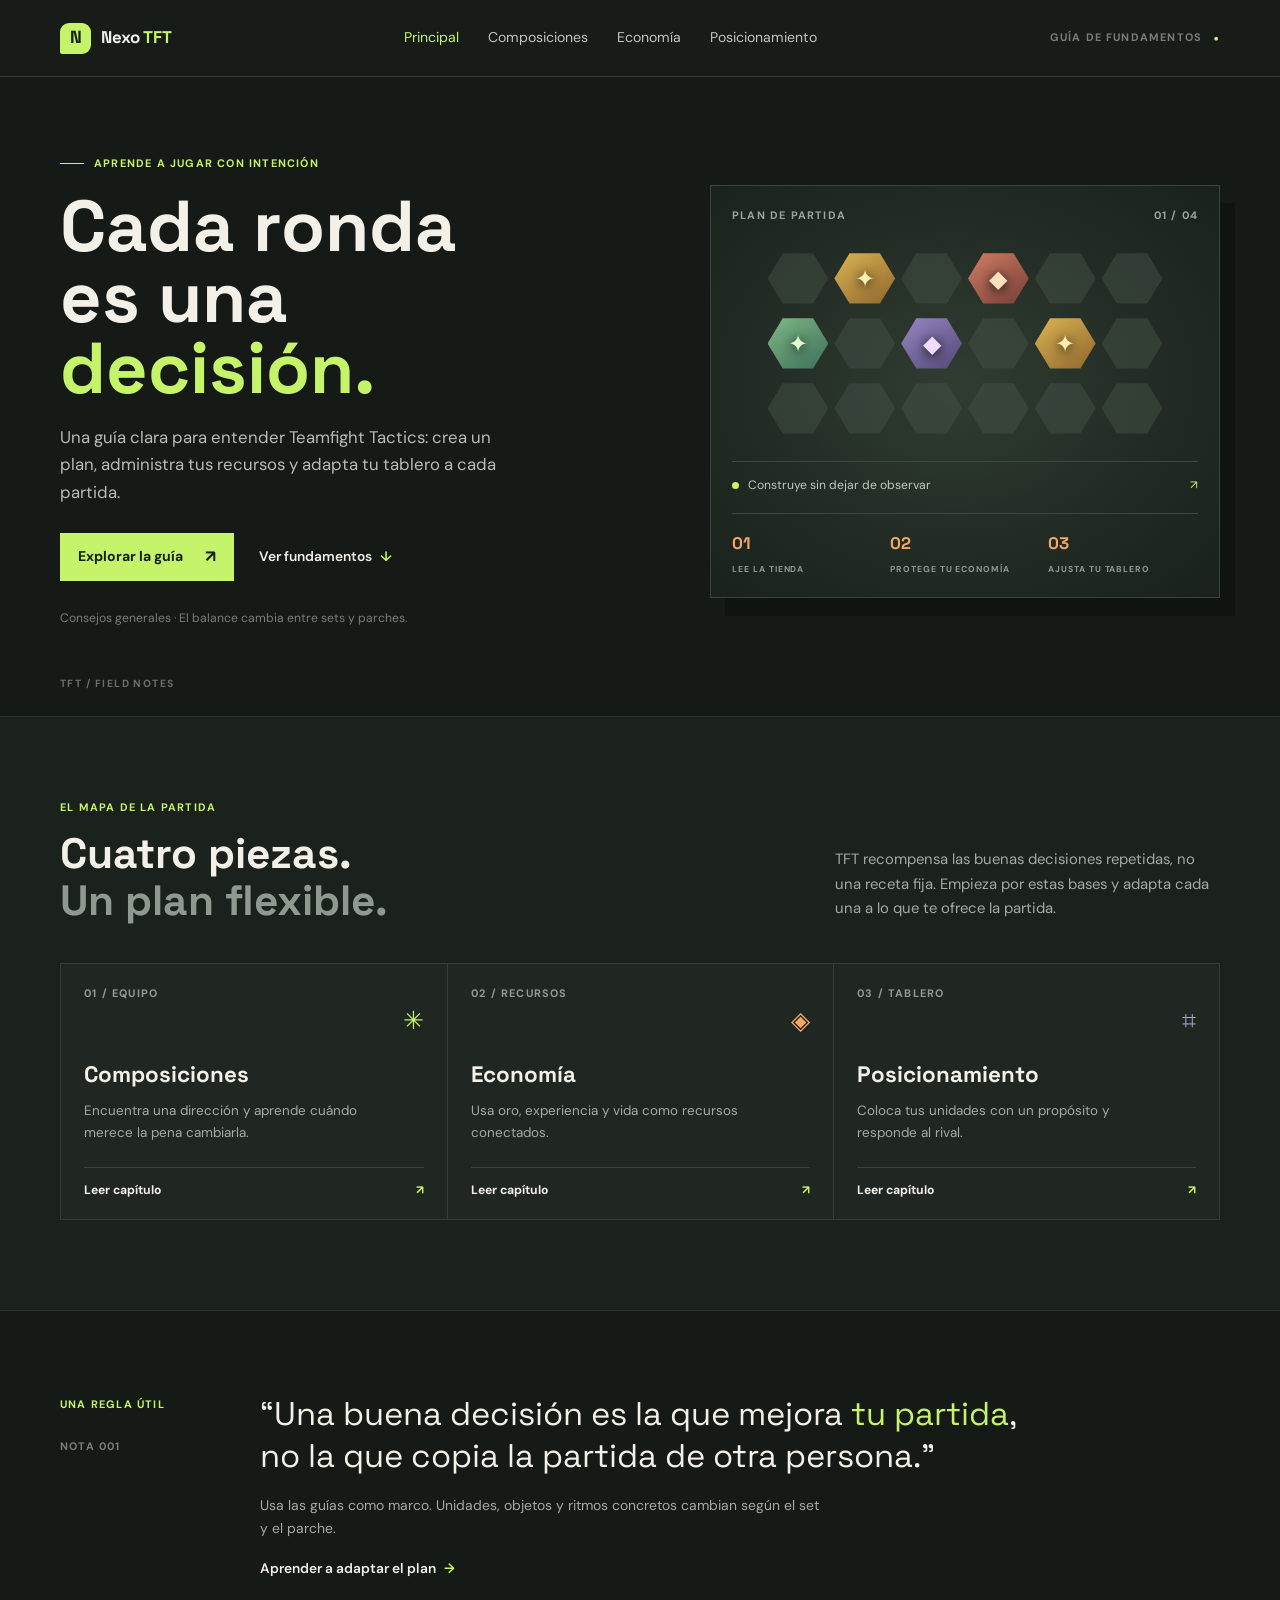
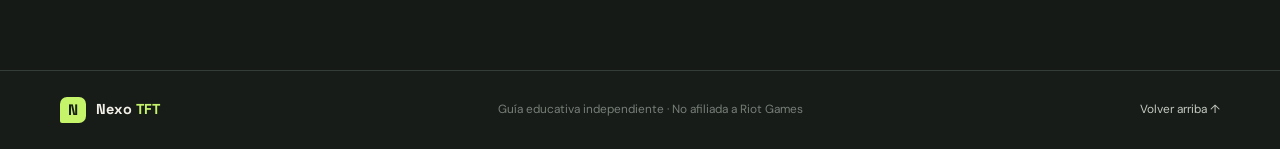
<file: index.html>
<!DOCTYPE html>
<html lang="es">
<head>
  <meta charset="UTF-8">
  <meta name="viewport" content="width=device-width, initial-scale=1.0">
  <meta name="description" content="Guía práctica de Teamfight Tactics: fundamentos, composiciones, economía y posicionamiento.">
  <title>Nexo TFT | Guía de Teamfight Tactics</title>
  <link rel="preconnect" href="https://fonts.googleapis.com">
  <link rel="preconnect" href="https://fonts.gstatic.com" crossorigin>
  <link href="https://fonts.googleapis.com/css2?family=DM+Sans:wght@400;500;600;700&family=Space+Grotesk:wght@500;600;700&display=swap" rel="stylesheet">
  <link rel="stylesheet" href="styles.css">
</head>
<body>
  <header class="site-header">
    <nav class="nav wrap" aria-label="Navegación principal">
      <a class="brand" href="index.html" aria-label="Nexo TFT, inicio"><span class="brand-mark">N</span><span>Nexo<span class="brand-accent"> TFT</span></span></a>
      <div class="nav-links">
        <a class="active" aria-current="page" href="index.html">Principal</a>
        <a href="composiciones.html">Composiciones</a>
        <a href="economia.html">Economía</a>
        <a href="posicionamiento.html">Posicionamiento</a>
      </div>
      <span class="edition">GUÍA DE FUNDAMENTOS <span aria-hidden="true">●</span></span>
    </nav>
  </header>

  <main>
    <section class="hero wrap" id="inicio">
      <div class="hero-copy">
        <p class="eyebrow"><span class="eyebrow-line"></span> Aprende a jugar con intención</p>
        <h1>Cada ronda<br>es una <span>decisión.</span></h1>
        <p class="hero-intro">Una guía clara para entender Teamfight Tactics: crea un plan, administra tus recursos y adapta tu tablero a cada partida.</p>
        <div class="hero-actions">
          <a class="button button-primary" href="composiciones.html">Explorar la guía <span aria-hidden="true">↗</span></a>
          <a class="text-link" href="#fundamentos">Ver fundamentos <span aria-hidden="true">↓</span></a>
        </div>
        <p class="hero-note">Consejos generales · El balance cambia entre sets y parches.</p>
      </div>
      <div class="board-art" aria-label="Ilustración de un tablero táctico con unidades y rasgos activos" role="img">
        <div class="board-topline"><span>PLAN DE PARTIDA</span><span>01 / 04</span></div>
        <div class="mini-board">
          <span class="hex hex-empty"></span><span class="hex hex-unit unit-gold">✦</span><span class="hex hex-empty"></span><span class="hex hex-unit unit-coral">◆</span><span class="hex hex-empty"></span><span class="hex hex-empty"></span>
          <span class="hex hex-unit unit-mint">✦</span><span class="hex hex-empty"></span><span class="hex hex-unit unit-violet">◆</span><span class="hex hex-empty"></span><span class="hex hex-unit unit-gold">✦</span><span class="hex hex-empty"></span>
          <span class="hex hex-empty"></span><span class="hex hex-empty"></span><span class="hex hex-empty"></span><span class="hex hex-empty"></span><span class="hex hex-empty"></span><span class="hex hex-empty"></span>
        </div>
        <div class="board-caption"><span class="caption-dot"></span><span>Construye sin dejar de observar</span><span class="caption-arrow">↗</span></div>
        <div class="board-stats"><div><strong>01</strong><span>LEE LA TIENDA</span></div><div><strong>02</strong><span>PROTEGE TU ECONOMÍA</span></div><div><strong>03</strong><span>AJUSTA TU TABLERO</span></div></div>
      </div>
      <span class="hero-index" aria-hidden="true">TFT / FIELD NOTES</span>
    </section>

    <section class="fundamentals section-band" id="fundamentos">
      <div class="wrap">
        <div class="section-heading section-heading-row">
          <div><p class="eyebrow">El mapa de la partida</p><h2>Cuatro piezas.<br><span>Un plan flexible.</span></h2></div>
          <p>TFT recompensa las buenas decisiones repetidas, no una receta fija. Empieza por estas bases y adapta cada una a lo que te ofrece la partida.</p>
        </div>
        <div class="topic-grid">
          <a class="topic-card topic-comps" href="composiciones.html"><span class="topic-number">01 / EQUIPO</span><span class="topic-symbol">✳</span><h3>Composiciones</h3><p>Encuentra una dirección y aprende cuándo merece la pena cambiarla.</p><span class="topic-link">Leer capítulo <span aria-hidden="true">↗</span></span></a>
          <a class="topic-card topic-economy" href="economia.html"><span class="topic-number">02 / RECURSOS</span><span class="topic-symbol">◈</span><h3>Economía</h3><p>Usa oro, experiencia y vida como recursos conectados.</p><span class="topic-link">Leer capítulo <span aria-hidden="true">↗</span></span></a>
          <a class="topic-card topic-position" href="posicionamiento.html"><span class="topic-number">03 / TABLERO</span><span class="topic-symbol">⌗</span><h3>Posicionamiento</h3><p>Coloca tus unidades con un propósito y responde al rival.</p><span class="topic-link">Leer capítulo <span aria-hidden="true">↗</span></span></a>
        </div>
      </div>
    </section>

    <section class="principle-section wrap">
      <div class="principle-label"><span class="eyebrow">Una regla útil</span><span class="principle-count">NOTA 001</span></div>
      <blockquote>“Una buena decisión es la que mejora <em>tu partida</em>, no la que copia la partida de otra persona.”</blockquote>
      <p>Usa las guías como marco. Unidades, objetos y ritmos concretos cambian según el set y el parche.</p>
      <a class="text-link" href="composiciones.html">Aprender a adaptar el plan <span aria-hidden="true">→</span></a>
    </section>
  </main>

  <footer class="site-footer"><div class="wrap footer-inner"><a class="brand footer-brand" href="index.html"><span class="brand-mark">N</span><span>Nexo<span class="brand-accent"> TFT</span></span></a><span>Guía educativa independiente · No afiliada a Riot Games</span><a href="#inicio">Volver arriba ↑</a></div></footer>
</body> 
</html>
</file>
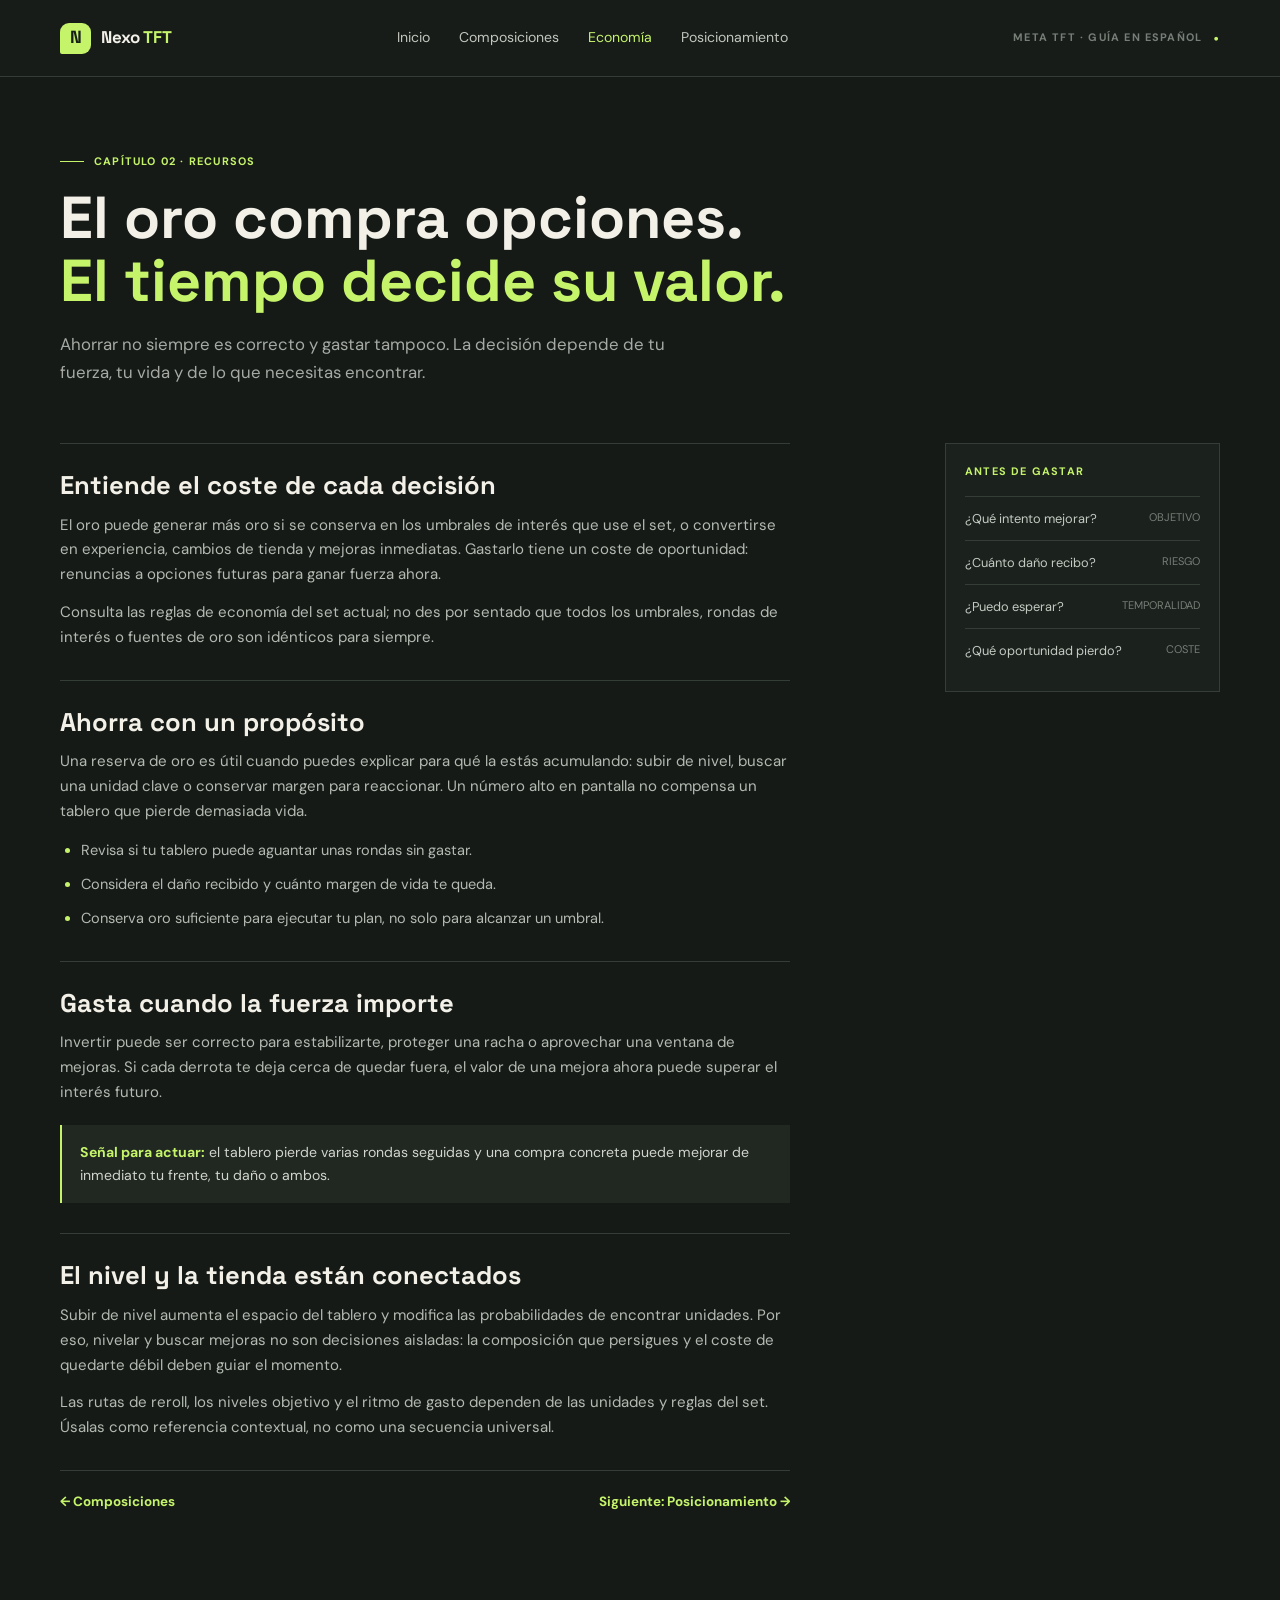
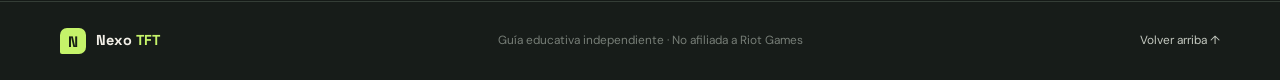
<file: economia.html>
<!DOCTYPE html>
<html lang="es">
<head>
  <meta charset="UTF-8">
  <meta name="viewport" content="width=device-width, initial-scale=1.0">
  <meta name="description" content="Fundamentos de economía, intereses y ritmo de nivel en Teamfight Tactics.">
  <title>Economía | Nexo TFT</title>
  <link rel="preconnect" href="https://fonts.googleapis.com">
  <link rel="preconnect" href="https://fonts.gstatic.com" crossorigin>
  <link href="https://fonts.googleapis.com/css2?family=DM+Sans:wght@400;500;600;700&family=Space+Grotesk:wght@500;600;700&display=swap" rel="stylesheet">
  <link rel="stylesheet" href="styles.css">
</head>
<body>
  <header class="site-header"><nav class="nav wrap" aria-label="Navegación principal"><a class="brand" href="index.html"><span class="brand-mark">N</span><span>Nexo<span class="brand-accent"> TFT</span></span></a><div class="nav-links"><a href="index.html">Inicio</a><a href="composiciones.html">Composiciones</a><a class="active" aria-current="page" href="economia.html">Economía</a><a href="posicionamiento.html">Posicionamiento</a></div><span class="edition">META TFT · GUÍA EN ESPAÑOL <span aria-hidden="true">●</span></span></nav></header>
  <main>
    <section class="chapter-hero wrap"><p class="eyebrow"><span class="eyebrow-line"></span> Capítulo 02 · Recursos</p><h1>El oro compra opciones.<br><span>El tiempo decide su valor.</span></h1><p class="chapter-intro">Ahorrar no siempre es correcto y gastar tampoco. La decisión depende de tu fuerza, tu vida y de lo que necesitas encontrar.</p></section>
    <div class="chapter-layout wrap">
      <article class="chapter-content">
        <section class="chapter-block"><h2>Entiende el coste de cada decisión</h2><p>El oro puede generar más oro si se conserva en los umbrales de interés que use el set, o convertirse en experiencia, cambios de tienda y mejoras inmediatas. Gastarlo tiene un coste de oportunidad: renuncias a opciones futuras para ganar fuerza ahora.</p><p>Consulta las reglas de economía del set actual; no des por sentado que todos los umbrales, rondas de interés o fuentes de oro son idénticos para siempre.</p></section>
        <section class="chapter-block"><h2>Ahorra con un propósito</h2><p>Una reserva de oro es útil cuando puedes explicar para qué la estás acumulando: subir de nivel, buscar una unidad clave o conservar margen para reaccionar. Un número alto en pantalla no compensa un tablero que pierde demasiada vida.</p><ul><li>Revisa si tu tablero puede aguantar unas rondas sin gastar.</li><li>Considera el daño recibido y cuánto margen de vida te queda.</li><li>Conserva oro suficiente para ejecutar tu plan, no solo para alcanzar un umbral.</li></ul></section>
        <section class="chapter-block"><h2>Gasta cuando la fuerza importe</h2><p>Invertir puede ser correcto para estabilizarte, proteger una racha o aprovechar una ventana de mejoras. Si cada derrota te deja cerca de quedar fuera, el valor de una mejora ahora puede superar el interés futuro.</p><div class="callout"><strong>Señal para actuar:</strong> el tablero pierde varias rondas seguidas y una compra concreta puede mejorar de inmediato tu frente, tu daño o ambos.</div></section>
        <section class="chapter-block"><h2>El nivel y la tienda están conectados</h2><p>Subir de nivel aumenta el espacio del tablero y modifica las probabilidades de encontrar unidades. Por eso, nivelar y buscar mejoras no son decisiones aisladas: la composición que persigues y el coste de quedarte débil deben guiar el momento.</p><p>Las rutas de reroll, los niveles objetivo y el ritmo de gasto dependen de las unidades y reglas del set. Úsalas como referencia contextual, no como una secuencia universal.</p></section>
        <nav class="chapter-next" aria-label="Navegación entre capítulos"><a href="composiciones.html">← Composiciones</a><a href="posicionamiento.html">Siguiente: Posicionamiento →</a></nav>
      </article>
      <aside class="chapter-aside"><p class="aside-label">ANTES DE GASTAR</p><ul class="aside-list"><li>¿Qué intento mejorar? <span>OBJETIVO</span></li><li>¿Cuánto daño recibo? <span>RIESGO</span></li><li>¿Puedo esperar? <span>TEMPORALIDAD</span></li><li>¿Qué oportunidad pierdo? <span>COSTE</span></li></ul></aside>
    </div>
  </main>
  <footer class="site-footer"><div class="wrap footer-inner"><a class="brand footer-brand" href="index.html"><span class="brand-mark">N</span><span>Nexo<span class="brand-accent"> TFT</span></span></a><span>Guía educativa independiente · No afiliada a Riot Games</span><a href="#">Volver arriba ↑</a></div></footer>
</body>
</html>
</file>
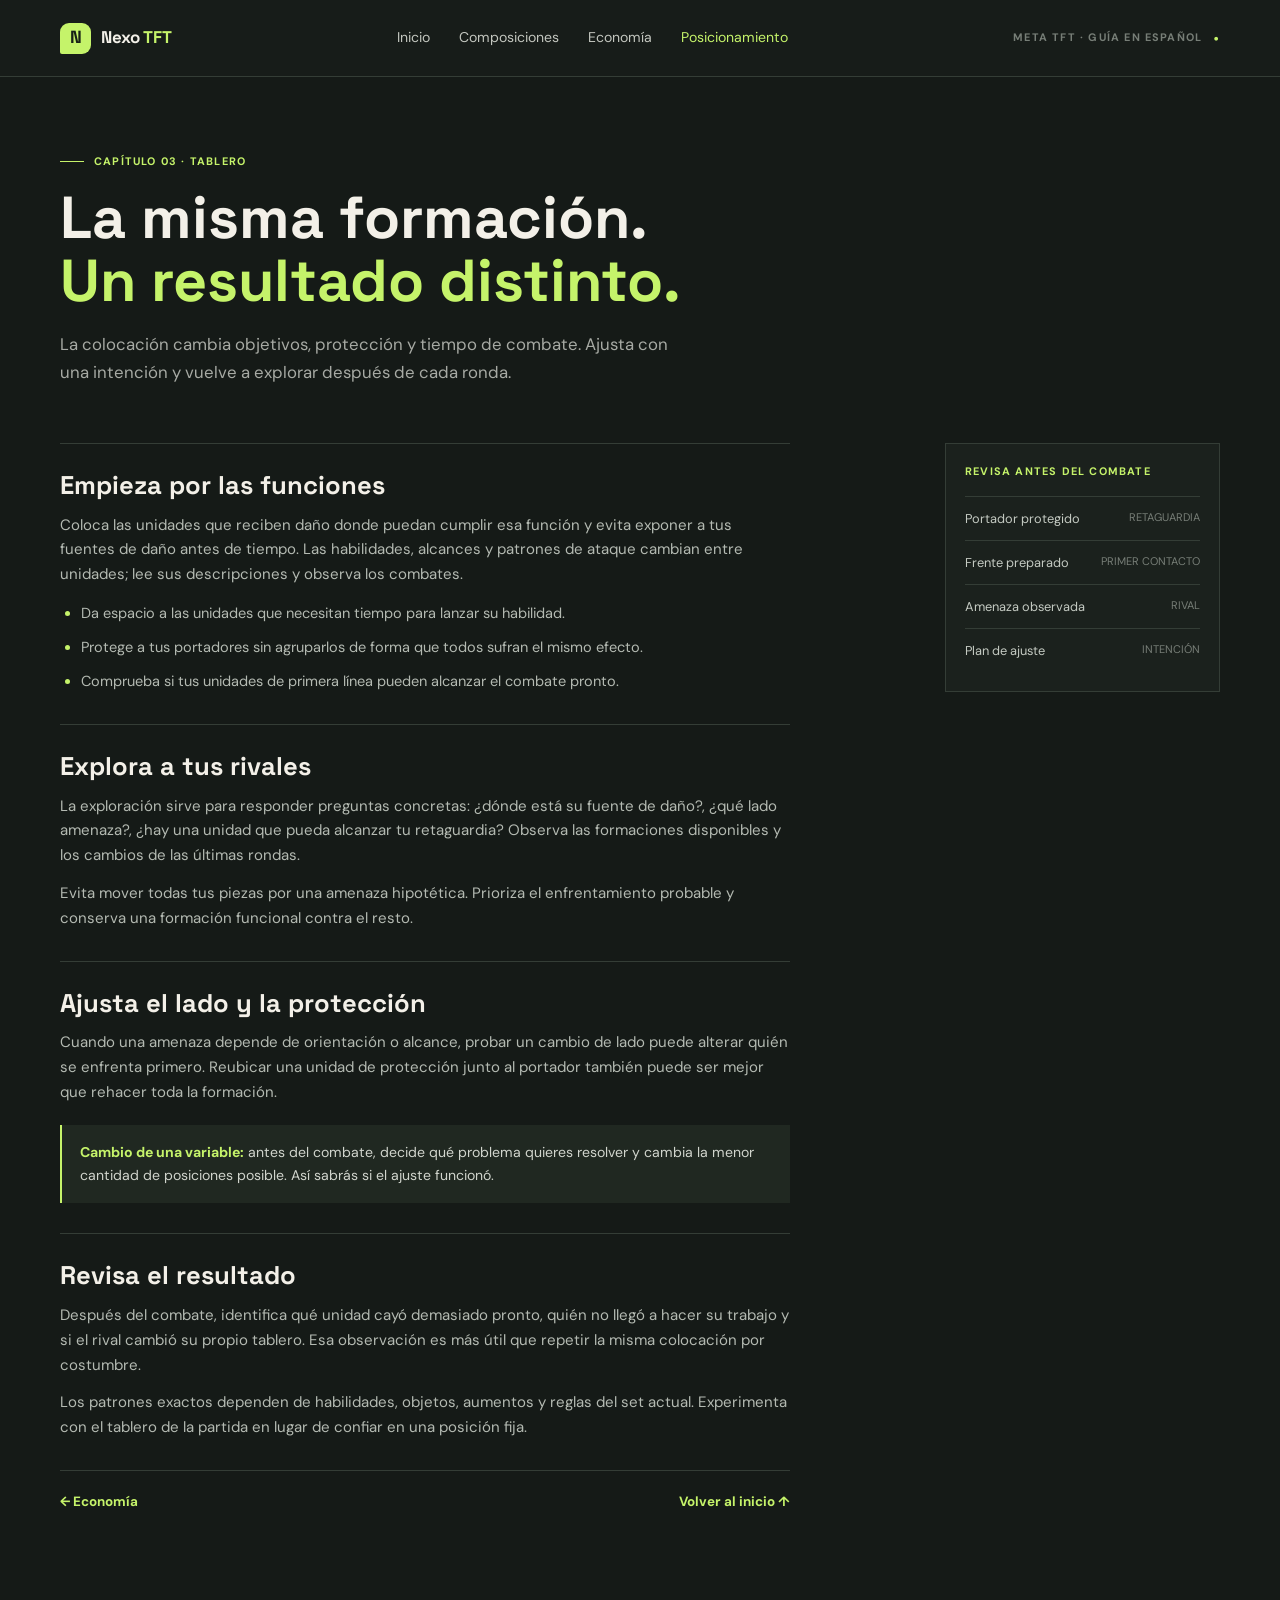
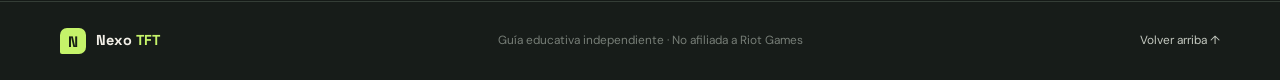
<file: posicionamiento.html>
<!DOCTYPE html>
<html lang="es">
<head>
  <meta charset="UTF-8">
  <meta name="viewport" content="width=device-width, initial-scale=1.0">
  <meta name="description" content="Mejora el posicionamiento y aprende a explorar a tus rivales en Teamfight Tactics.">
  <title>Posicionamiento | Nexo TFT</title>
  <link rel="preconnect" href="https://fonts.googleapis.com">
  <link rel="preconnect" href="https://fonts.gstatic.com" crossorigin>
  <link href="https://fonts.googleapis.com/css2?family=DM+Sans:wght@400;500;600;700&family=Space+Grotesk:wght@500;600;700&display=swap" rel="stylesheet">
  <link rel="stylesheet" href="styles.css">
</head>
<body>
  <header class="site-header"><nav class="nav wrap" aria-label="Navegación principal"><a class="brand" href="index.html"><span class="brand-mark">N</span><span>Nexo<span class="brand-accent"> TFT</span></span></a><div class="nav-links"><a href="index.html">Inicio</a><a href="composiciones.html">Composiciones</a><a href="economia.html">Economía</a><a class="active" aria-current="page" href="posicionamiento.html">Posicionamiento</a></div><span class="edition">META TFT · GUÍA EN ESPAÑOL <span aria-hidden="true">●</span></span></nav></header>
  <main>
    <section class="chapter-hero wrap"><p class="eyebrow"><span class="eyebrow-line"></span> Capítulo 03 · Tablero</p><h1>La misma formación.<br><span>Un resultado distinto.</span></h1><p class="chapter-intro">La colocación cambia objetivos, protección y tiempo de combate. Ajusta con una intención y vuelve a explorar después de cada ronda.</p></section>
    <div class="chapter-layout wrap">
      <article class="chapter-content">
        <section class="chapter-block"><h2>Empieza por las funciones</h2><p>Coloca las unidades que reciben daño donde puedan cumplir esa función y evita exponer a tus fuentes de daño antes de tiempo. Las habilidades, alcances y patrones de ataque cambian entre unidades; lee sus descripciones y observa los combates.</p><ul><li>Da espacio a las unidades que necesitan tiempo para lanzar su habilidad.</li><li>Protege a tus portadores sin agruparlos de forma que todos sufran el mismo efecto.</li><li>Comprueba si tus unidades de primera línea pueden alcanzar el combate pronto.</li></ul></section>
        <section class="chapter-block"><h2>Explora a tus rivales</h2><p>La exploración sirve para responder preguntas concretas: ¿dónde está su fuente de daño?, ¿qué lado amenaza?, ¿hay una unidad que pueda alcanzar tu retaguardia? Observa las formaciones disponibles y los cambios de las últimas rondas.</p><p>Evita mover todas tus piezas por una amenaza hipotética. Prioriza el enfrentamiento probable y conserva una formación funcional contra el resto.</p></section>
        <section class="chapter-block"><h2>Ajusta el lado y la protección</h2><p>Cuando una amenaza depende de orientación o alcance, probar un cambio de lado puede alterar quién se enfrenta primero. Reubicar una unidad de protección junto al portador también puede ser mejor que rehacer toda la formación.</p><div class="callout"><strong>Cambio de una variable:</strong> antes del combate, decide qué problema quieres resolver y cambia la menor cantidad de posiciones posible. Así sabrás si el ajuste funcionó.</div></section>
        <section class="chapter-block"><h2>Revisa el resultado</h2><p>Después del combate, identifica qué unidad cayó demasiado pronto, quién no llegó a hacer su trabajo y si el rival cambió su propio tablero. Esa observación es más útil que repetir la misma colocación por costumbre.</p><p>Los patrones exactos dependen de habilidades, objetos, aumentos y reglas del set actual. Experimenta con el tablero de la partida en lugar de confiar en una posición fija.</p></section>
        <nav class="chapter-next" aria-label="Navegación entre capítulos"><a href="economia.html">← Economía</a><a href="index.html">Volver al inicio ↑</a></nav>
      </article>
      <aside class="chapter-aside"><p class="aside-label">REVISA ANTES DEL COMBATE</p><ul class="aside-list"><li>Portador protegido <span>RETAGUARDIA</span></li><li>Frente preparado <span>PRIMER CONTACTO</span></li><li>Amenaza observada <span>RIVAL</span></li><li>Plan de ajuste <span>INTENCIÓN</span></li></ul></aside>
    </div>
  </main>
  <footer class="site-footer"><div class="wrap footer-inner"><a class="brand footer-brand" href="index.html"><span class="brand-mark">N</span><span>Nexo<span class="brand-accent"> TFT</span></span></a><span>Guía educativa independiente · No afiliada a Riot Games</span><a href="#">Volver arriba ↑</a></div></footer>
</body>
</html>
</file>
<file: styles.css>
:root {
  color-scheme: dark;
  --ink: #f3f0e8;
  --muted: #a7aaa4;
  --faint: #777e77;
  --base: #151a17;
  --panel: #1d241f;
  --line: #343d36;
  --lime: #c5f36a;
  --orange: #f4a768;
  --coral: #ef7e68;
  --violet: #b4a1e7;
  --font-body: 'DM Sans', sans-serif;
  --font-display: 'Space Grotesk', sans-serif;
}

* { box-sizing: border-box; }
html { scroll-behavior: smooth; }
body { margin: 0; background: var(--base); color: var(--ink); font-family: var(--font-body); line-height: 1.65; }
a { color: inherit; text-decoration: none; }
a:focus-visible { outline: 2px solid var(--lime); outline-offset: 5px; }
.wrap { width: min(1160px, calc(100% - 48px)); margin-inline: auto; }
.site-header { position: relative; z-index: 2; border-bottom: 1px solid var(--line); background: #171c19; }
.nav { min-height: 76px; display: flex; align-items: center; justify-content: space-between; gap: 24px; }
.brand { display: inline-flex; align-items: center; gap: 10px; font-family: var(--font-display); font-size: 1.06rem; font-weight: 700; white-space: nowrap; }
.brand-mark { width: 31px; aspect-ratio: 1; display: grid; place-items: center; border-radius: 9px 9px 9px 2px; background: var(--lime); color: #172016; font-size: 1.1rem; }
.brand-accent { color: var(--lime); }
.nav-links { display: flex; align-items: center; gap: 29px; color: #c3c6bf; font-size: .88rem; }
.nav-links a { transition: color .2s ease; }
.nav-links a:hover, .nav-links a.active { color: var(--lime); }
.edition, .eyebrow, .topic-number, .principle-count, .board-topline, .board-stats span { font-size: .68rem; font-weight: 700; letter-spacing: .11em; }
.edition { color: var(--faint); white-space: nowrap; }
.edition span { padding-left: 7px; color: var(--lime); font-size: .55rem; }
.hero { position: relative; min-height: 568px; display: grid; grid-template-columns: 1fr .92fr; align-items: center; gap: 65px; padding-block: 78px 88px; }
.hero-copy { max-width: 560px; }
.eyebrow { display: flex; align-items: center; gap: 10px; margin: 0 0 18px; color: var(--lime); text-transform: uppercase; }
.eyebrow-line { width: 24px; height: 1px; background: var(--lime); }
h1, h2, h3, p { margin-top: 0; }
h1, h2, h3, blockquote { font-family: var(--font-display); }
h1 { margin-bottom: 19px; font-size: 4.5rem; line-height: .99; letter-spacing: 0; }
h1 span { color: var(--lime); }
.hero-intro { max-width: 470px; margin-bottom: 26px; color: #b8bcb5; font-size: 1.05rem; }
.hero-actions { display: flex; align-items: center; gap: 25px; }
.button { min-height: 48px; display: inline-flex; align-items: center; justify-content: center; gap: 22px; padding: 0 18px; font-size: .88rem; font-weight: 700; transition: transform .2s, background .2s; }
.button:hover { transform: translateY(-2px); }
.button-primary { background: var(--lime); color: #182018; }
.button-primary:hover { background: #d5ff82; }
.button-primary span { font-size: 1.05rem; }
.text-link { color: var(--ink); font-size: .86rem; font-weight: 600; }
.text-link span { margin-left: 5px; color: var(--lime); }
.hero-note { margin: 27px 0 0; color: var(--faint); font-size: .76rem; }
.hero-index { position: absolute; bottom: 24px; left: 0; color: #687068; font-size: .65rem; font-weight: 700; letter-spacing: .14em; }
.board-art { position: relative; max-width: 510px; justify-self: end; width: 100%; padding: 21px; border: 1px solid #3a443d; background: radial-gradient(ellipse at 48% 48%, #303d32, #202922 62%, #1a211c); box-shadow: 15px 18px 0 #101411; animation: settle-in .7s ease-out both; }
.board-topline { display: flex; justify-content: space-between; color: #9ba59b; }
.mini-board { display: grid; grid-template-columns: repeat(6, minmax(0, 1fr)); gap: 9px 6px; max-width: 395px; margin: 26px auto 25px; }
.hex { position: relative; aspect-ratio: 1 / .92; display: grid; place-items: center; clip-path: polygon(25% 5%, 75% 5%, 100% 50%, 75% 95%, 25% 95%, 0 50%); }
.hex-empty { background: #465348; opacity: .48; }
.hex-unit { border: 0; font-size: 1.5rem; text-shadow: 0 2px 12px #111; }
.unit-gold { background: linear-gradient(145deg, #deb755, #8c642c); color: #fff0b2; }
.unit-coral { background: linear-gradient(145deg, #d47f64, #743d38); color: #ffe0be; }
.unit-mint { background: linear-gradient(145deg, #80bb86, #3c6d59); color: #e0ffd1; }
.unit-violet { background: linear-gradient(145deg, #9b89c7, #514773); color: #f1dcff; }
.board-caption { display: flex; align-items: center; gap: 9px; padding: 13px 0 18px; border-top: 1px solid #3d483f; color: #c1c8bf; font-size: .76rem; }
.caption-dot { width: 7px; aspect-ratio: 1; border-radius: 50%; background: var(--lime); }
.caption-arrow { margin-left: auto; color: var(--lime); }
.board-stats { display: grid; grid-template-columns: repeat(3, 1fr); gap: 8px; padding-top: 16px; border-top: 1px solid #3d483f; }
.board-stats div { display: grid; gap: 4px; }
.board-stats strong { color: var(--orange); font-family: var(--font-display); font-size: 1.05rem; }
.board-stats span { color: #919a91; font-size: .54rem; }
.section-band { padding: 82px 0 90px; background: #1b211d; border-block: 1px solid #29312b; }
.section-heading-row { display: flex; align-items: end; justify-content: space-between; gap: 55px; margin-bottom: 38px; }
.section-heading .eyebrow { margin-bottom: 13px; }
h2 { margin-bottom: 0; font-size: 2.65rem; line-height: 1.12; }
h2 span { color: #8f998f; }
.section-heading-row > p { max-width: 385px; margin: 0 0 4px; color: var(--muted); font-size: .93rem; }
.topic-grid { display: grid; grid-template-columns: repeat(3, 1fr); border: 1px solid var(--line); }
.topic-card { min-height: 255px; display: flex; flex-direction: column; padding: 21px 23px 19px; background: #202722; transition: background .2s, transform .2s; }
.topic-card + .topic-card { border-left: 1px solid var(--line); }
.topic-card:hover { z-index: 1; transform: translateY(-4px); background: #27312a; }
.topic-number { color: #929a91; }
.topic-symbol { align-self: flex-end; margin-top: -2px; color: var(--lime); font-size: 1.55rem; }
.topic-economy .topic-symbol { color: var(--orange); }
.topic-position .topic-symbol { color: var(--violet); }
.topic-card h3 { margin: 15px 0 6px; font-size: 1.4rem; }
.topic-card p { max-width: 280px; margin-bottom: 18px; color: var(--muted); font-size: .84rem; }
.topic-link { display: flex; justify-content: space-between; margin-top: auto; padding-top: 12px; border-top: 1px solid #39423b; color: var(--ink); font-size: .76rem; font-weight: 700; }
.topic-link span { color: var(--lime); }
.principle-section { display: grid; grid-template-columns: 155px 1fr; column-gap: 45px; padding-block: 82px 90px; }
.principle-label { display: flex; flex-direction: column; align-items: flex-start; gap: 24px; }
.principle-label .eyebrow { margin: 3px 0 0; }
.principle-count { color: var(--faint); }
blockquote { max-width: 780px; margin: 0; font-size: 2.05rem; line-height: 1.3; }
blockquote em { color: var(--lime); font-style: normal; }
.principle-section > p, .principle-section > .text-link { grid-column: 2; }
.principle-section > p { max-width: 570px; margin: 16px 0 17px; color: var(--muted); font-size: .87rem; }
.principle-section > .text-link { justify-self: start; }
.site-footer { border-top: 1px solid var(--line); background: #171c19; }
.footer-inner { min-height: 78px; display: flex; align-items: center; justify-content: space-between; gap: 20px; color: var(--faint); font-size: .74rem; }
.footer-brand { color: var(--ink); font-size: .9rem; }
.footer-brand .brand-mark { width: 26px; border-radius: 7px 7px 7px 2px; font-size: .95rem; }
.footer-inner > a:last-child { color: #c4c9c0; }

.chapter-hero { padding-block: 76px 56px; }
.chapter-hero .eyebrow { margin-bottom: 16px; }
.chapter-hero h1 { max-width: 820px; margin-bottom: 19px; font-size: 3.7rem; line-height: 1.06; }
.chapter-hero h1 span { color: var(--lime); }
.chapter-intro { max-width: 640px; margin: 0; color: var(--muted); font-size: 1.05rem; }
.ranking-section { margin-bottom: 62px; padding: 24px; border: 1px solid var(--line); background: #1b211d; }
.ranking-header { display: flex; align-items: end; justify-content: space-between; gap: 24px; }
.ranking-header .eyebrow { margin-bottom: 9px; }
.ranking-header h2 { font-size: 1.8rem; }
.ranking-intro { margin: 8px 0 0; color: var(--muted); font-size: .86rem; }
.ranking-header .button { flex: 0 0 auto; min-height: 42px; font-size: .8rem; }
.ranking-meta { display: flex; flex-wrap: wrap; gap: 9px 22px; margin: 22px 0 12px; color: var(--faint); font-size: .64rem; font-weight: 700; letter-spacing: .08em; }
.ranking-controls { display: flex; align-items: end; gap: 12px; padding: 0 0 17px; }
.ranking-controls label { display: grid; gap: 6px; color: #aeb6ad; font-size: .7rem; font-weight: 600; }
.ranking-controls select, .ranking-controls input { min-height: 40px; border: 1px solid #465149; border-radius: 3px; padding: 0 11px; background: #171d19; color: var(--ink); font: inherit; }
.ranking-controls select { min-width: 142px; }
.ranking-controls input { min-width: 230px; }
.ranking-controls input::placeholder { color: #737c73; }
.ranking-controls input:focus, .ranking-controls select:focus { outline: 2px solid var(--lime); outline-offset: 2px; }
.ranking-table-wrap { overflow-x: auto; border-top: 1px solid var(--line); border-bottom: 1px solid var(--line); }
.ranking-table { width: 100%; min-width: 640px; border-collapse: collapse; text-align: left; font-variant-numeric: tabular-nums; }
.ranking-table th { padding: 12px 11px; color: #879087; font-size: .65rem; font-weight: 700; letter-spacing: .07em; text-transform: uppercase; white-space: nowrap; }
.ranking-table td { padding: 12px 11px; border-top: 1px solid #2d352f; color: #c7ccc5; font-size: .81rem; white-space: nowrap; }
.ranking-table tbody tr:hover { background: #222a24; }
.ranking-table th:first-child, .ranking-table td:first-child { padding-left: 4px; }
.rank-number { color: #838c83 !important; font-family: var(--font-display); }
.comp-name { color: var(--ink) !important; font-weight: 700; }
.first-rate { color: var(--lime) !important; font-weight: 700; }
.tier-tag { display: inline-grid; min-width: 22px; height: 20px; place-items: center; margin-left: 7px; border: 1px solid currentColor; border-radius: 4px; font-size: .63rem; }
.tier-s { color: var(--orange); }
.tier-a { color: var(--lime); }
.tier-b { color: #8ec4d1; }
.tier-c { color: #b4a1e7; }
.tier-d { color: #ef7e68; }
.build-tag { color: #c2c8c0; font-size: .67rem; font-weight: 500; }
.ranking-count { margin: 18px 0 10px; color: var(--lime); font-size: .78rem; font-weight: 700; }
.ranking-note { max-width: 870px; margin: 14px 0 0; color: var(--muted); font-size: .76rem; }
.ranking-empty { padding-block: 24px !important; color: var(--muted) !important; text-align: center; }
.chapter-layout { display: grid; grid-template-columns: minmax(0, 1fr) 275px; gap: 65px; padding-bottom: 88px; }
.chapter-content { max-width: 730px; }
.chapter-block { padding: 27px 0 30px; border-top: 1px solid var(--line); }
.chapter-block h2 { margin-bottom: 13px; font-size: 1.6rem; }
.chapter-block p { margin-bottom: 13px; color: #b4bab2; font-size: .94rem; }
.chapter-block p:last-child { margin-bottom: 0; }
.chapter-block ul, .chapter-block ol { display: grid; gap: 10px; margin: 15px 0 0; padding-left: 21px; color: #b4bab2; font-size: .91rem; }
.chapter-block li::marker { color: var(--lime); }
.callout { margin-top: 20px; padding: 16px 18px; border-left: 2px solid var(--lime); background: #202821; color: #d1d5cd; font-size: .88rem; }
.callout strong { color: var(--lime); }
.chapter-aside { align-self: start; position: sticky; top: 24px; padding: 19px; border: 1px solid var(--line); background: #1b211d; }
.aside-label { margin-bottom: 15px; color: var(--lime); font-size: .68rem; font-weight: 700; letter-spacing: .11em; }
.aside-list { display: grid; gap: 0; margin: 0; padding: 0; list-style: none; }
.aside-list li { display: flex; justify-content: space-between; gap: 12px; padding: 11px 0; border-top: 1px solid var(--line); color: #c5cbc3; font-size: .8rem; }
.aside-list span { color: var(--faint); font-size: .69rem; }
.chapter-next { display: flex; justify-content: space-between; gap: 18px; padding-top: 20px; border-top: 1px solid var(--line); }
.chapter-next a { color: var(--lime); font-size: .84rem; font-weight: 700; }

@keyframes settle-in { from { opacity: 0; transform: translateY(12px); } to { opacity: 1; transform: translateY(0); } }

@media (max-width: 850px) {
  .edition { display: none; }
  .hero { grid-template-columns: 1fr 1fr; gap: 30px; }
  h1 { font-size: 3.7rem; }
  .chapter-layout { grid-template-columns: minmax(0, 1fr) 235px; gap: 30px; }
}
@media (max-width: 650px) {
  .wrap { width: min(100% - 36px, 1160px); }
  .nav { min-height: 68px; flex-wrap: wrap; gap: 0; padding-block: 12px; }
  .nav-links { order: 2; width: 100%; justify-content: space-between; gap: 12px; overflow-x: auto; padding-top: 11px; font-size: .78rem; }
  .nav-links a { white-space: nowrap; }
  .hero { grid-template-columns: 1fr; gap: 38px; padding-block: 56px 70px; }
  .hero-copy { max-width: 520px; }
  h1 { font-size: 3.7rem; }
  .board-art { justify-self: center; max-width: 480px; }
  .hero-index { bottom: 20px; }
  .section-band { padding-block: 60px; }
  .section-heading-row { display: grid; gap: 16px; margin-bottom: 25px; }
  h2 { font-size: 2.25rem; }
  .topic-grid { grid-template-columns: 1fr; }
  .topic-card { min-height: 215px; }
  .topic-card + .topic-card { border-top: 1px solid var(--line); border-left: 0; }
  .principle-section { grid-template-columns: 1fr; gap: 18px; padding-block: 60px; }
  .principle-label { flex-direction: row; justify-content: space-between; }
  blockquote { font-size: 1.7rem; }
  .principle-section > p, .principle-section > .text-link { grid-column: 1; }
  .footer-inner { min-height: 0; align-items: flex-start; flex-direction: column; padding-block: 20px; gap: 11px; }
  .chapter-hero { padding-block: 51px 38px; }
  .chapter-hero h1 { font-size: 2.8rem; }
  .ranking-section { margin-bottom: 45px; padding: 17px 14px; }
  .ranking-header { align-items: flex-start; flex-direction: column; gap: 14px; }
  .ranking-header h2 { font-size: 1.55rem; }
  .ranking-meta { gap: 7px 14px; font-size: .59rem; }
  .ranking-controls { align-items: stretch; flex-direction: column; }
  .ranking-controls input, .ranking-controls select { width: 100%; min-width: 0; }
  .ranking-table { min-width: 610px; }
  .chapter-layout { grid-template-columns: 1fr; gap: 30px; padding-bottom: 60px; }
  .chapter-aside { position: static; order: -1; }
}
@media (prefers-reduced-motion: reduce) {
  *, *::before, *::after { scroll-behavior: auto !important; animation-duration: .01ms !important; animation-iteration-count: 1 !important; transition-duration: .01ms !important; }
}
</file>
